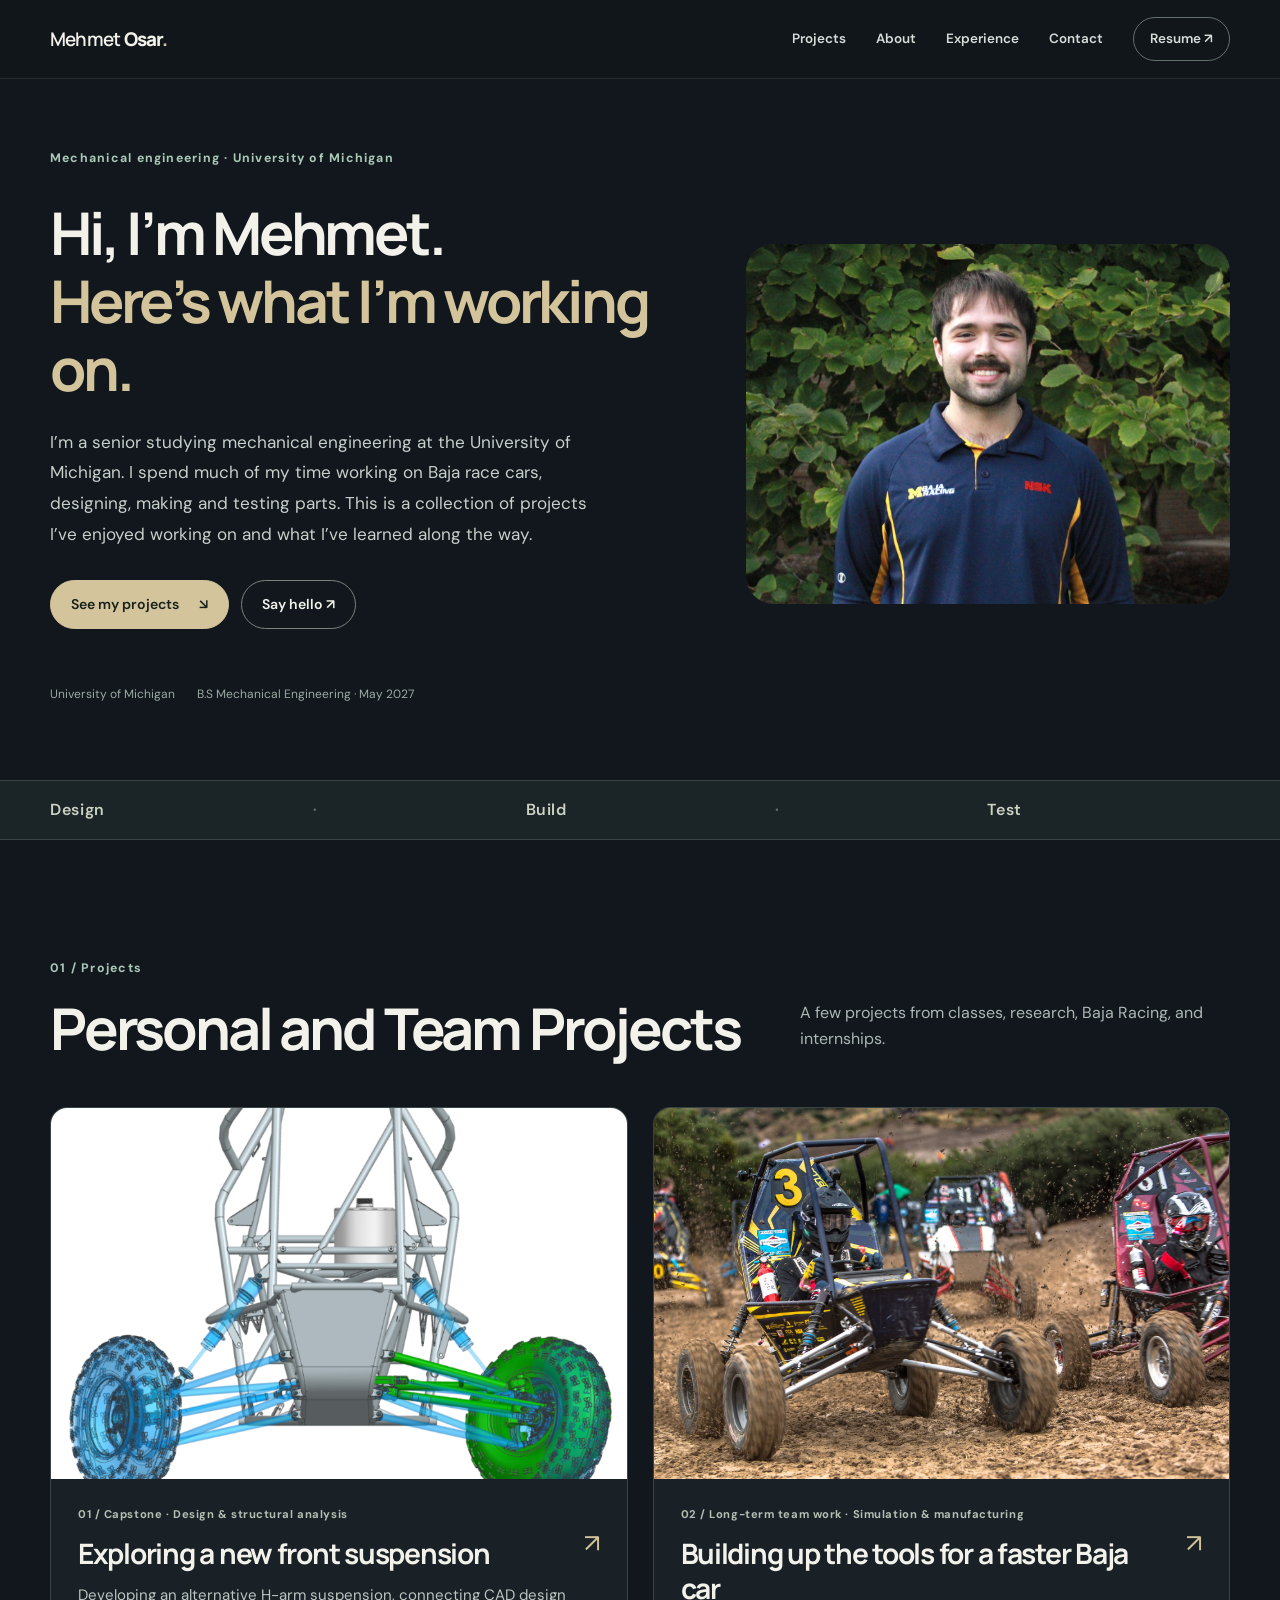
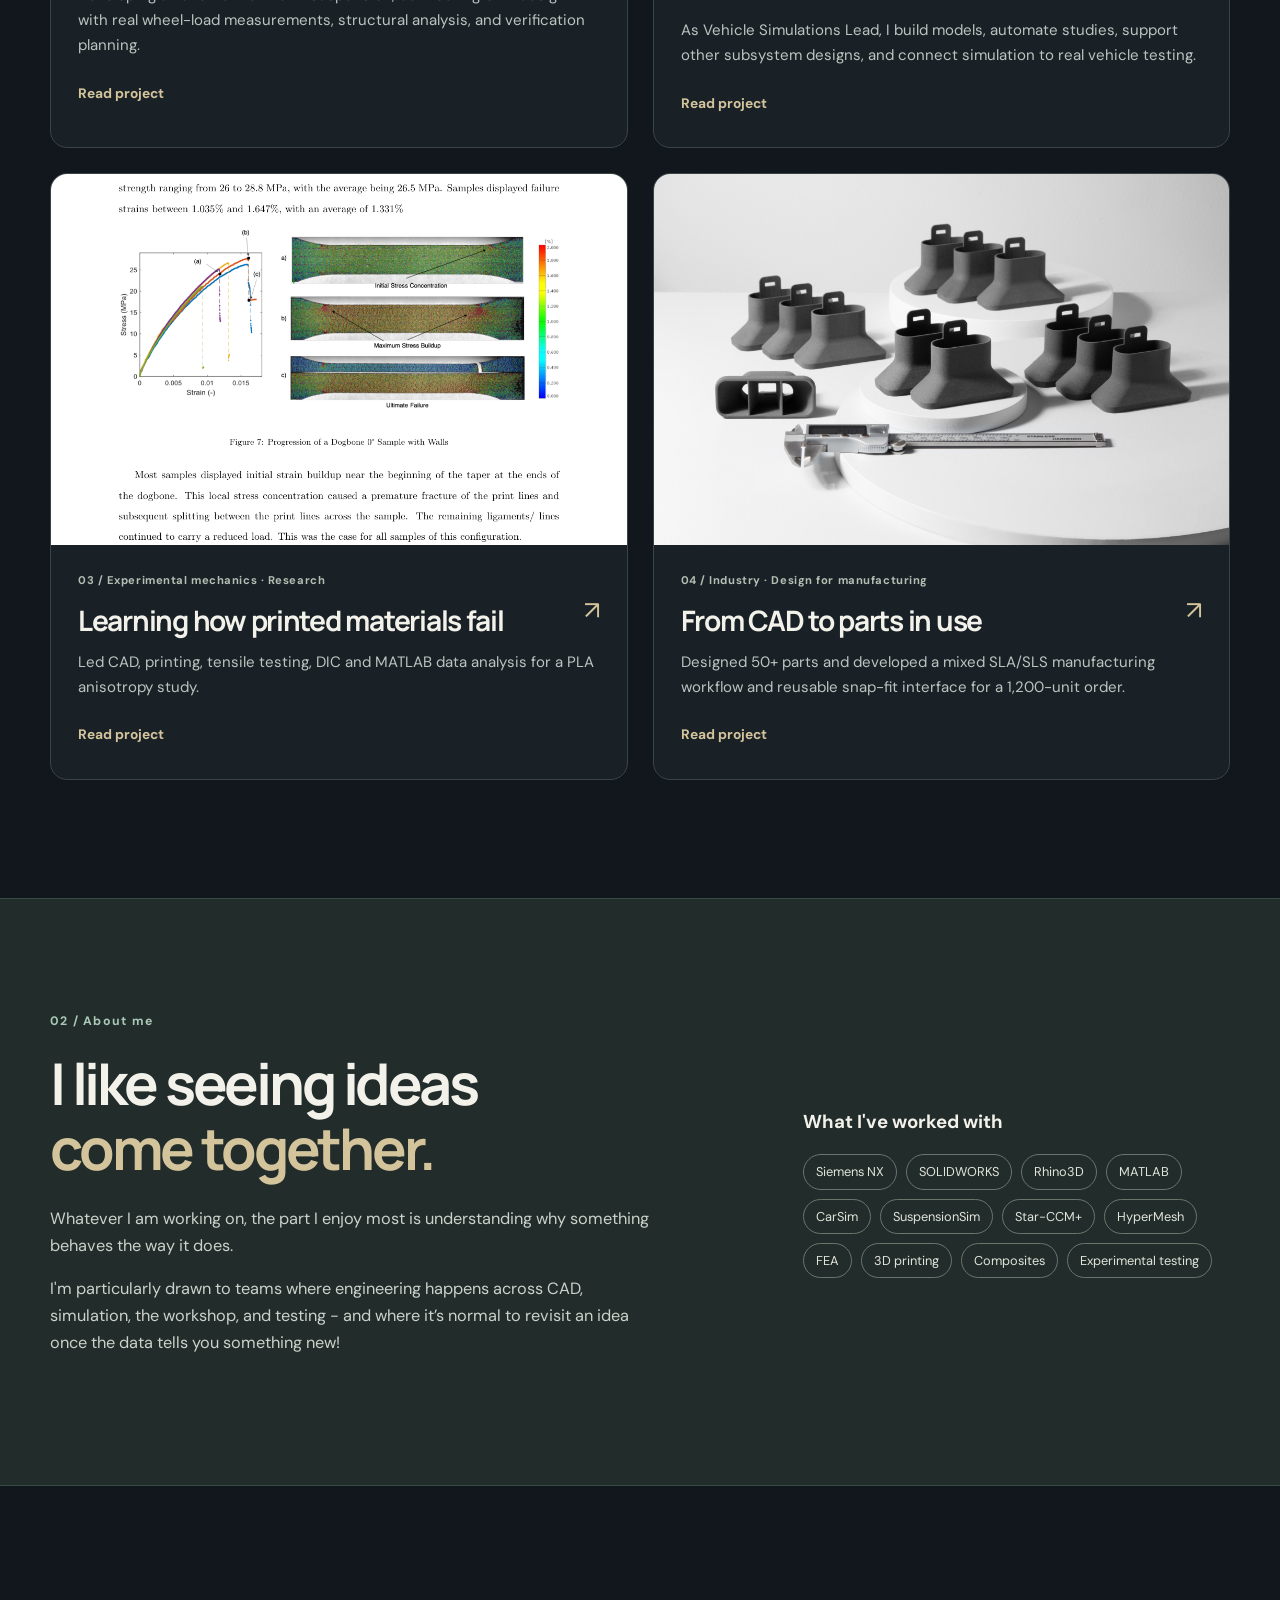
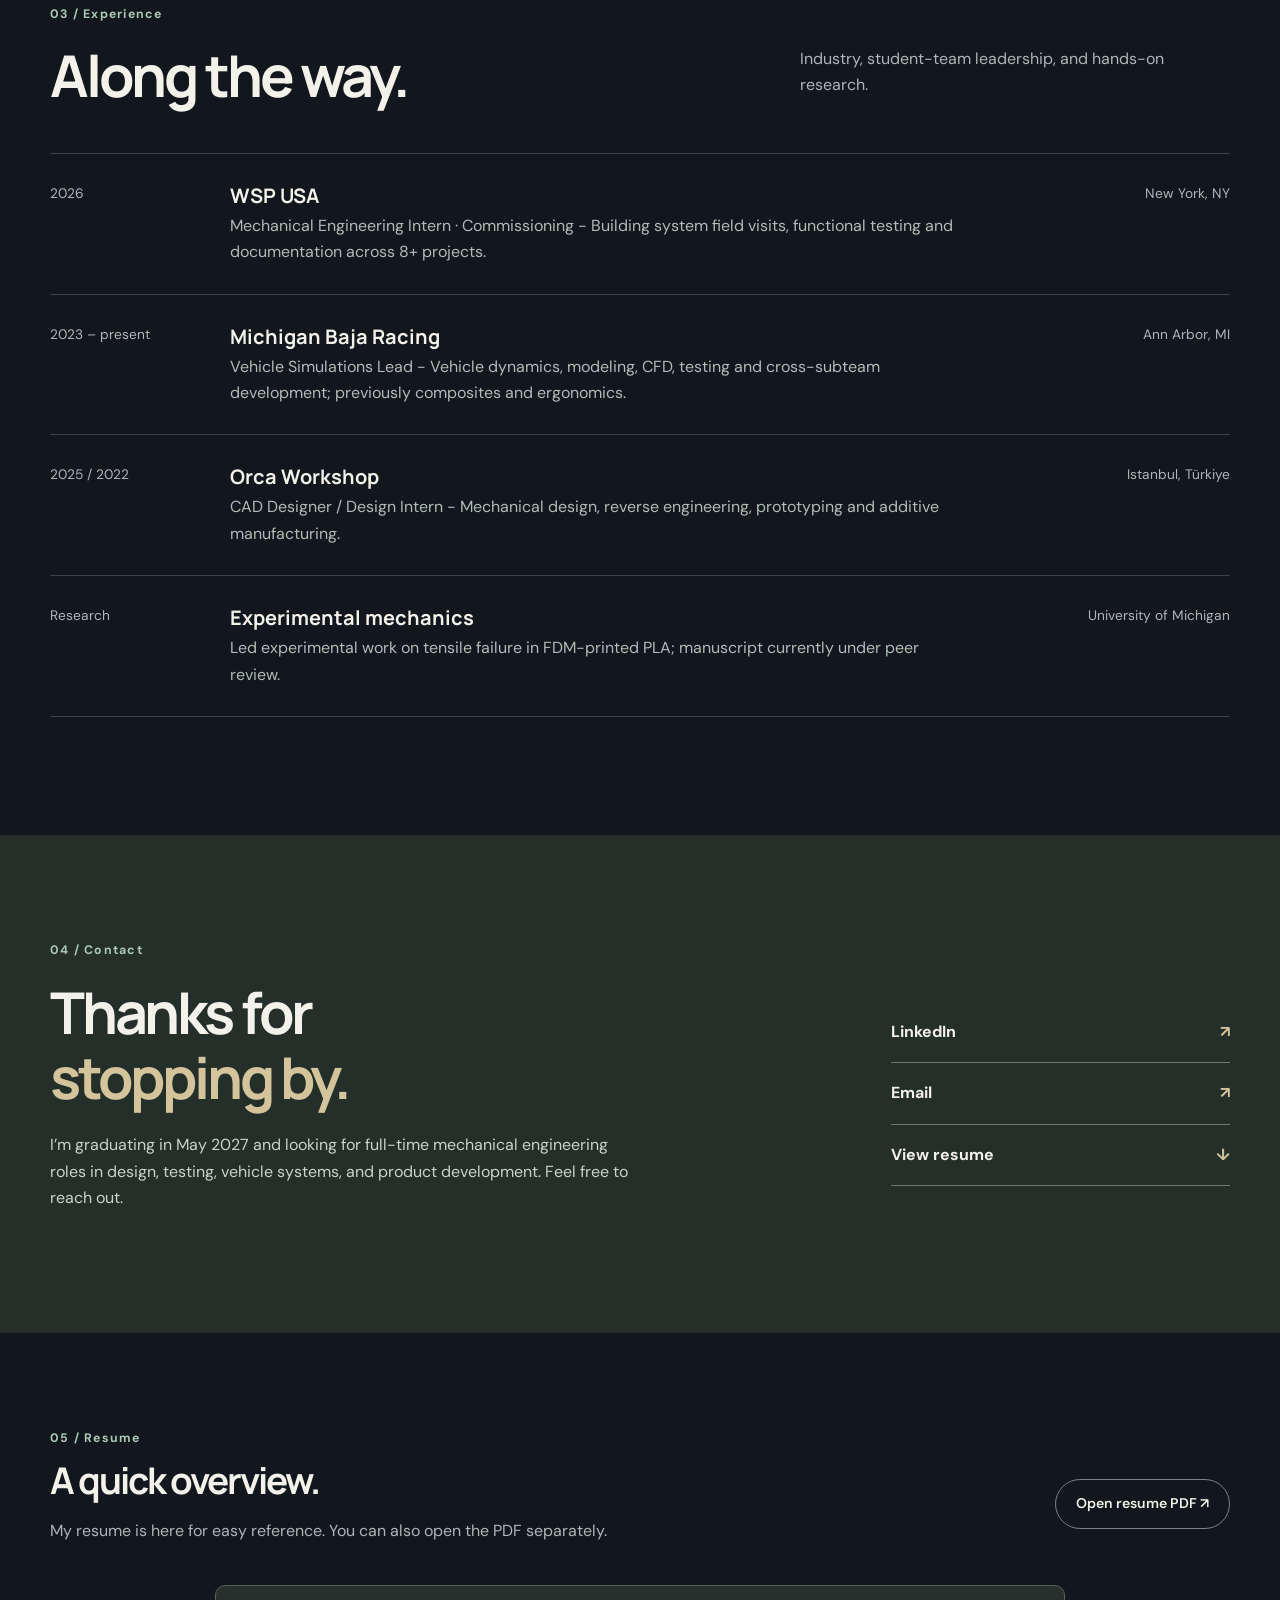
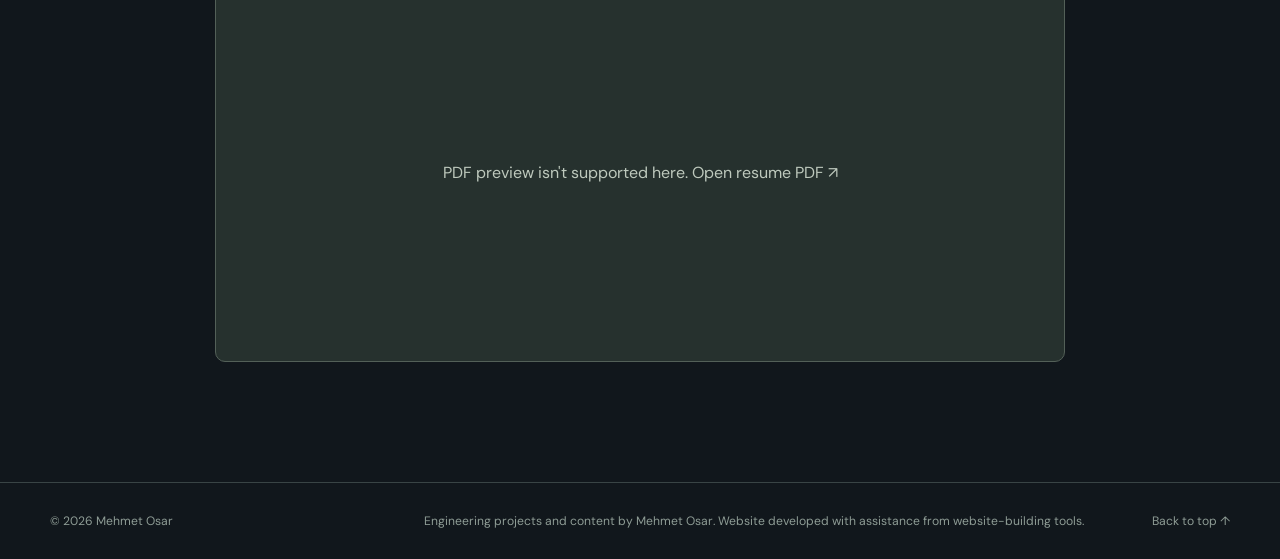
<file: index.html>
<!doctype html><html lang="en"><head><meta charset="utf-8"><meta name="viewport" content="width=device-width,initial-scale=1"><meta name="theme-color" content="#10151b"><meta name="description" content="Mehmet Osar - mechanical engineering portfolio: suspension design, vehicle simulation, experimental testing, and additive manufacturing."><title>Mehmet Osar | Mechanical Engineer</title><link rel="stylesheet" href="assets/styles.css"></head><body>
<header class="site-header"><div class="shell header-content"><a class="logo" href="index.html">Mehmet <b>Osar<span>.</span></b></a><nav id="nav" aria-label="Main navigation"><a href="#work">Projects</a><a href="#about">About</a><a href="#experience">Experience</a><a href="#contact">Contact</a><a class="nav-resume" href="#resume">Resume ↗</a></nav><button id="navToggle" class="menu" aria-label="Toggle menu" aria-expanded="false">Menu ☰</button></div></header>
<main><section class="hero shell" id="top"><div class="hero-copy"><span class="eyebrow">Mechanical engineering · University of Michigan</span><h1>Hi, I’m Mehmet.<br><em>Here’s what I’m working on.</em></h1><p>I’m a senior studying mechanical engineering at the University of Michigan. I spend much of my time working on Baja race cars, designing, making and testing parts. This is a collection of projects I’ve enjoyed working on and what I’ve learned along the way.</p><div class="hero-actions"><a class="btn primary" href="#work">See my projects <span>↘</span></a><a class="btn secondary" href="#contact">Say hello ↗</a></div><div class="hero-meta"><span>University of Michigan</span><span>B.S Mechanical Engineering · May 2027</span></div></div><figure class="hero-portrait"><img src="assets/images/home/portrait.png" alt=""/></figure></section>
<section class="intro-strip"><div class="shell"><span>Design</span><span>·</span><span>Build</span><span>·</span><span>Test</span><span></span></div></section>
<section id="work" class="section shell"><div class="section-label">01 / Projects</div><div class="section-heading"><h2>Personal and Team Projects<br><em></em></h2><p>A few projects from classes, research, Baja Racing, and internships.</p></div><div id="projectGrid" class="cards"></div></section>
<section id="about" class="about-section"><div class="shell about-layout"><div><div class="section-label">02 / About me</div><h2>I like seeing ideas<br><em>come together.</em></h2><p> Whatever I am working on, the part I enjoy most is understanding why something behaves the way it does.</p><p>I'm particularly drawn to teams where engineering happens across CAD, simulation, the workshop, and testing - and where it’s normal to revisit an idea once the data tells you something new!</p></div><div class="about-side"><h3>What I've worked with</h3><div class="chips"><span>Siemens NX</span><span>SOLIDWORKS</span><span>Rhino3D</span><span>MATLAB</span><span>CarSim</span><span>SuspensionSim</span><span>Star-CCM+</span><span>HyperMesh</span><span>FEA</span><span>3D printing</span><span>Composites</span><span>Experimental testing</span></div></div></div></section>
<section id="experience" class="section shell"><div class="section-label">03 / Experience</div><div class="section-heading"><h2>Along the way.</h2><p>Industry, student-team leadership, and hands-on research.</p></div><div class="experience-list"><div class="experience-row"><span>2026</span><div><h3>WSP USA</h3><p>Mechanical Engineering Intern · Commissioning - Building system field visits, functional testing and documentation across 8+ projects.</p></div><small>New York, NY</small></div><div class="experience-row"><span>2023 – present</span><div><h3>Michigan Baja Racing</h3><p>Vehicle Simulations Lead - Vehicle dynamics, modeling, CFD, testing and cross-subteam development; previously composites and ergonomics.</p></div><small>Ann Arbor, MI</small></div><div class="experience-row"><span>2025 / 2022</span><div><h3>Orca Workshop</h3><p>CAD Designer / Design Intern - Mechanical design, reverse engineering, prototyping and additive manufacturing.</p></div><small>Istanbul, Türkiye</small></div><div class="experience-row"><span>Research</span><div><h3>Experimental mechanics</h3><p>Led experimental work on tensile failure in FDM-printed PLA; manuscript currently under peer review.</p></div><small>University of Michigan</small></div></div></section>
<section id="contact" class="contact-section"><div class="shell"><div class="section-label">04 / Contact</div><div class="contact-grid"><div><h2>Thanks for<br><em>stopping by.</em></h2><p>I’m graduating in May 2027 and looking for full-time mechanical engineering roles in design, testing, vehicle systems, and product development. Feel free to reach out.</p></div><div class="contact-options"><a href="https://www.linkedin.com/in/mehmetosar/" target="_blank" rel="noopener noreferrer">LinkedIn <span>↗</span></a><a id="emailLink" href="#contact" title="Email Mehmet">Email <span>↗</span></a><a href="#resume">View resume <span>↓</span></a></div></div></div></section>
<section id="resume" class="resume-section shell"><div class="section-label">05 / Resume</div><div class="resume-heading"><div><h2>A quick overview.</h2><p>My resume is here for easy reference. You can also open the PDF separately.</p></div><a id="resumeDownload" class="btn secondary" href="assets/Mehmet_Osar_Resume.pdf" target="_blank" rel="noopener noreferrer">Open resume PDF ↗</a></div><div id="resumeEmbed" class="resume-frame"><div class="missing-resume"><span>Resume preview</span><p>Add <code>Mehmet_Osar_Resume.pdf</code> to the <code>assets</code> folder to show your resume here.</p></div></div></section></main>
<footer><div class="shell footer-grid"><span>© <span id="year"></span> Mehmet Osar</span><span>Engineering projects and content by Mehmet Osar. Website developed with assistance from website-building tools.</span><a href="#top" id="backTop">Back to top ↑</a></div></footer><script src="assets/site.js"></script><script src="assets/projects.js"></script><script src="assets/main.js"></script></body></html>
</file>
<file: assets/styles.css>
@import url('https://fonts.googleapis.com/css2?family=DM+Sans:wght@400;500;600;700&family=Manrope:wght@400;500;600;700;800&display=swap');
:root{--bg:#11171c;--bg-soft:#192127;--bg-lift:#202a2d;--ink:#f2f1ea;--muted:#acb7b5;--line:#394445;--accent:#d3c49c;--mint:#aac9b7;--radius:17px}*{box-sizing:border-box}html{scroll-behavior:smooth}body{margin:0;background:var(--bg);color:var(--ink);font-family:'DM Sans',system-ui,sans-serif;line-height:1.65}img{max-width:100%;display:block}a{color:inherit;text-decoration:none}a:hover{color:var(--accent)}.shell{width:min(1180px,calc(100% - 72px));margin:auto}.site-header{position:sticky;top:0;z-index:50;border-bottom:1px solid rgba(226,236,231,.1);background:rgba(17,23,28,.94);backdrop-filter:blur(15px)}.header-content{height:78px;display:flex;justify-content:space-between;align-items:center}.logo{font:600 1.18rem 'Manrope',sans-serif;letter-spacing:-.04em}.logo b{font-weight:800}.logo b span{color:var(--accent)}nav{display:flex;gap:30px;align-items:center}nav a{font-size:.84rem;font-weight:600;color:#d6ded8}.nav-resume{border:1px solid #64706b;padding:10px 16px;border-radius:100px}.menu{display:none;background:transparent;color:var(--ink);border:0;cursor:pointer}.hero{min-height:675px;display:grid;grid-template-columns:1.14fr .86fr;align-items:center;gap:70px;padding:90px 0 100px}.hero-copy h1,.project-title-area h1,h2{font-family:Manrope,system-ui,sans-serif;letter-spacing:-.055em;line-height:1.13}.hero h1{font-size:clamp(3.5rem,6.2vw,6.7rem);font-weight:700;margin:29px 0 24px}.hero h1 em,h2 em{font-style:normal;color:var(--accent)}.eyebrow,.section-label,.card-kicker{font-size:.77rem;font-weight:700;color:var(--mint);letter-spacing:.1em}.dot{display:inline-block;width:6px;height:6px;background:var(--accent);border-radius:50%;vertical-align:middle;margin:0 8px}.hero-copy>p{max-width:540px;color:#c6cfca;font-size:1.14rem;line-height:1.85}.hero-actions{display:flex;gap:12px;flex-wrap:wrap;margin:30px 0 56px}.btn{display:inline-flex;align-items:center;justify-content:space-between;gap:20px;padding:12px 20px;border-radius:999px;font-weight:600;font-size:.88rem;border:1px solid #78847d}.btn.primary{background:var(--accent);border-color:var(--accent);color:#18211c}.btn.primary:hover{background:#e9dab3}.btn.secondary:hover{background:var(--bg-lift)}.hero-meta{display:flex;gap:22px;flex-wrap:wrap;color:#9ca9a4;font-size:.75rem}.hero-portrait{margin:0;position:relative;background:#252f29;border-radius:190px 190px 26px 26px;overflow:hidden;min-height:470px}.hero-portrait img{width:100%;height:100%;min-height:470px;object-fit:cover;object-position:center center;filter:saturate(.82)}.hero-portrait figcaption{position:absolute;left:20px;bottom:20px;background:rgba(16,23,28,.82);color:#e8eee6;padding:8px 13px;border-radius:50px;font-size:.73rem}.intro-strip{border-block:1px solid var(--line);background:#1b2426}.intro-strip .shell{display:flex;justify-content:space-between;align-items:center;gap:15px;padding:16px 0;color:#cdd1c3;font-weight:600;letter-spacing:.04em}.intro-strip span:nth-child(even){color:#68766f}.section{padding:118px 0}.section-heading{display:flex;align-items:end;justify-content:space-between;gap:50px;margin:18px 0 45px}.section-heading h2,.about-layout h2,.contact-grid h2{font-size:clamp(2.6rem,4.5vw,4.7rem);margin:0;font-weight:700}.section-heading p{max-width:430px;color:var(--muted);margin:0 0 9px}.cards{display:grid;grid-template-columns:repeat(2,minmax(0,1fr));gap:25px}.project-card{display:block;border-radius:var(--radius);overflow:hidden;border:1px solid var(--line);background:#192127;transition:transform .2s,border-color .2s;color:var(--ink)}.project-card:hover{transform:translateY(-4px);border-color:#879284;color:var(--ink)}.card-media{aspect-ratio:1.55;overflow:hidden;background:#283432}.card-media img{width:100%;height:100%;object-fit:cover;transition:transform .3s}.project-card:hover .card-media img{transform:scale(1.025)}.card-content{padding:26px 27px 31px}.card-kicker{color:#b6bdb2;font-size:.7rem;letter-spacing:.05em}.card-title{display:flex;justify-content:space-between;gap:15px;align-items:start}.card-title h3{font:700 clamp(1.4rem,2.2vw,2rem)/1.24 Manrope,sans-serif;letter-spacing:-.045em;margin:13px 0 12px}.card-title>span{font-size:1.6rem;color:var(--accent)}.card-content p{font-size:.94rem;color:#bbc5bf;margin:0 0 22px}.text-link{color:var(--accent);font-weight:700;font-size:.86rem}.about-section{background:#222c2b;padding:112px 0;border-block:1px solid #384943}.about-layout{display:grid;grid-template-columns:1.3fr .85fr;gap:100px}.about-layout h2{margin:20px 0 25px}.about-layout p{color:#cbd2ca;font-size:1.02rem;max-width:610px}.about-side{align-self:center}.about-side h3{margin:0 0 17px}.chips{display:flex;flex-wrap:wrap;gap:9px}.chips span{border:1px solid #69766b;color:#e0e5da;padding:6px 12px;border-radius:50px;font-size:.8rem}.experience-list{border-top:1px solid var(--line)}.experience-row{display:grid;grid-template-columns:160px 1fr 145px;gap:20px;border-bottom:1px solid var(--line);padding:28px 0}.experience-row>span,.experience-row small{color:var(--muted);font-size:.86rem}.experience-row h3{margin:0 0 4px;font:700 1.25rem Manrope}.experience-row p{margin:0;max-width:730px;color:#afbdb6}.experience-row small{text-align:right}.contact-section{padding:105px 0;background:#242f2a}.contact-grid{display:grid;grid-template-columns:1.4fr .6fr;gap:50px;align-items:center}.contact-grid h2{margin:20px 0 22px}.contact-grid p{max-width:590px;color:#c9d3ca}.contact-options a{display:flex;justify-content:space-between;border-bottom:1px solid #6c7970;padding:17px 0;font-weight:700}.contact-options a span{color:var(--accent)}.resume-section{padding:95px 0 120px}.resume-heading{display:flex;justify-content:space-between;gap:20px;align-items:center;margin-bottom:25px}.resume-heading h2{font-size:2.3rem;margin:12px 0}.resume-heading p{color:var(--muted)}.resume-frame{max-width:850px;margin:auto;background:#26312e;min-height:370px;border:1px solid #536058;border-radius:10px;padding:10px}.resume-frame object{width:100%;height:880px;border:0;background:white}.missing-resume{height:355px;display:flex;align-items:center;justify-content:center;flex-direction:column;text-align:center;padding:25px;color:#bec9bd}.missing-resume>span{font:700 1.4rem Manrope}.missing-resume p{max-width:490px}.missing-resume code{color:var(--accent)}footer{border-top:1px solid var(--line);padding:28px 0}.footer-grid{display:grid;grid-template-columns:1fr 2fr auto;gap:20px;font-size:.76rem;color:#8e9c95;align-items:center}.footer-grid a{justify-self:end}.project-page{padding:34px 0 90px}.crumb{display:flex;justify-content:space-between;color:var(--muted);font-size:.82rem;padding:20px 0}.project-hero{padding:40px 0 35px;display:grid;grid-template-columns:1fr .95fr;align-items:center;gap:50px}.project-title-area h1{font-size:clamp(3rem,5vw,5.5rem);margin:18px 0 24px}.project-title-area>p{color:#c8d2cb;font-size:1.18rem}.project-cover{border-radius:var(--radius);overflow:hidden;background:#293330;min-height:310px}.project-cover img{width:100%;height:100%;max-height:460px;min-height:310px;object-fit:cover}.project-meta{display:grid;grid-template-columns:1.5fr 1fr;gap:20px;border-block:1px solid var(--line);padding:25px 0;margin:28px 0}.project-meta div{display:flex;flex-direction:column;gap:4px}.project-meta small{color:#91a49a;font-size:.73rem;text-transform:uppercase;letter-spacing:.08em}.project-meta strong{font-size:.94rem}.stats-grid{display:grid;grid-template-columns:repeat(4,1fr);gap:12px;margin:33px 0 75px}.stat{border:1px solid var(--line);border-radius:12px;padding:20px;background:#1a2326}.stat strong{display:block;color:var(--accent);font:700 clamp(1.5rem,2.6vw,2.25rem) Manrope}.stat span{display:block;color:#b7c1ba;font-size:.79rem;margin-top:8px}.project-section{display:grid;grid-template-columns:235px 1fr;gap:45px;border-top:1px solid var(--line);padding:46px 0 62px}.project-section>.section-label{padding-top:12px}.project-section-body{min-width:0}.project-section h2{font-size:clamp(1.7rem,3vw,2.6rem);margin:0 0 24px}.project-section p{color:#c3cdc6;margin:0 0 16px;font-size:1rem;max-width:800px}.figures{display:grid;grid-template-columns:1fr;gap:16px;margin-top:30px}.figures-multi{grid-template-columns:repeat(2,minmax(0,1fr))}.figure{margin:0;background:#222b2c;border-radius:12px;overflow:hidden;border:1px solid #42504b;align-self:start}.figure img{width:100%;height:auto;max-height:530px;object-fit:contain;background:#e7e9e5}.figure figcaption{font-size:.77rem;color:#b3c0b6;padding:10px 13px;line-height:1.5}.media-placeholder{min-height:235px;padding:30px;background:repeating-linear-gradient(135deg,#25302e,#25302e 10px,#293633 10px,#293633 11px);border:1px dashed #718277;border-radius:12px;display:flex;flex-direction:column;justify-content:center;align-items:center;text-align:center;gap:6px;color:#dbe2d6}.media-placeholder .media-symbol{font-size:2.2rem;color:#a7b9a4}.media-placeholder span{font-size:.8rem;color:#b9c9bb;max-width:330px}.flowbox{margin:27px 0;background:#24302d;border-radius:12px;padding:22px;border:1px solid #47584f}.flow-heading{font-weight:700;color:#e6e5d5;margin-bottom:15px}.flowsteps{display:flex;gap:8px;align-items:center;flex-wrap:wrap}.flowstep{background:#35443d;border:1px solid #62776a;border-radius:8px;padding:10px;font-size:.79rem;font-weight:600;flex:1;min-width:115px;text-align:center}.flowarrow{font-size:1.3rem;color:#cfc39b}.tools-section{padding:40px 0;border-top:1px solid var(--line)}.tools-section .section-label{margin-bottom:20px}.next-project{border-top:1px solid var(--line);padding:40px 0;display:flex;justify-content:space-between;align-items:center}.next-project small{display:block;color:var(--muted);margin-bottom:6px}.next-project strong{font:700 1.6rem Manrope}.next-project>span{font-size:2rem}.not-found{padding:100px 0}
@media(max-width:900px){.shell{width:min(100% - 42px,1180px)}.hero{gap:28px;min-height:0;padding:65px 0}.hero-portrait,.hero-portrait img{min-height:380px}.project-section{grid-template-columns:1fr;gap:5px}.about-layout{gap:45px}.stats-grid{grid-template-columns:repeat(2,1fr)}}
@media(max-width:640px){.header-content{height:67px}.menu{display:block}nav{display:none;position:absolute;top:67px;left:0;right:0;background:#141d20;flex-direction:column;align-items:stretch;padding:20px 26px;gap:15px;border-bottom:1px solid var(--line)}nav.is-open{display:flex}.shell{width:calc(100% - 36px)}.hero{grid-template-columns:1fr;padding:45px 0 60px}.hero h1{font-size:3.65rem}.hero-actions{margin-bottom:25px}.hero-portrait{max-height:435px;border-radius:120px 120px 20px 20px}.intro-strip .shell{font-size:.72rem;gap:5px}.section{padding:75px 0}.section-heading{display:block}.section-heading p{margin-top:20px}.cards{grid-template-columns:1fr}.about-section{padding:70px 0}.about-layout,.contact-grid,.project-hero{grid-template-columns:1fr;gap:25px}.experience-row{grid-template-columns:1fr;gap:5px}.experience-row small{text-align:left}.contact-section{padding:70px 0}.resume-heading{display:block}.resume-heading .btn{margin-top:10px}.footer-grid{grid-template-columns:1fr;gap:6px}.footer-grid a{justify-self:start}.project-hero{padding-top:15px}.project-title-area h1{font-size:3rem}.stats-grid{gap:8px;margin:25px 0 50px}.stat{padding:13px}.figures-multi{grid-template-columns:1fr}.project-section{padding:34px 0}.project-cover,.project-cover img{min-height:200px}.flowsteps{flex-direction:column;align-items:stretch}.flowstep{min-width:0;flex:auto}.flowarrow{transform:rotate(90deg);align-self:center}}

/* Portfolio refresh: approachable layout and responsive project media */
.hero{min-height:540px;padding:65px 0 75px;gap:55px}
.hero-copy h1{font-size:clamp(2.6rem,4.6vw,4.9rem);line-height:1.15;max-width:670px}
.hero-copy>p{font-size:1.07rem;line-height:1.8}
.hero-portrait{min-height:360px;border-radius:28px;background:#27312c}
.hero-portrait img{min-height:360px;max-height:460px;object-position:center 25%}
.figure-video video{display:block;width:100%;aspect-ratio:16/9;background:#0b1112;max-height:530px}
.textpanel{margin:0;border:1px solid #57665c;border-radius:12px;padding:35px 28px;background:linear-gradient(135deg,#293731,#1b2927)}
.textpanel-icon{font-size:1.6rem;color:var(--accent)}
.textpanel-title{font-family:Manrope,sans-serif;font-size:1.3rem;font-weight:750;margin:12px 0 16px}
.textpanel figcaption{color:#bac7bb;font-size:.84rem}
@media(max-width:640px){.hero{padding:36px 0 54px}.hero h1{font-size:clamp(2.5rem,9vw,3.8rem)}.hero-portrait{min-height:310px;max-height:420px}.hero-portrait img{min-height:310px}}
</file>
